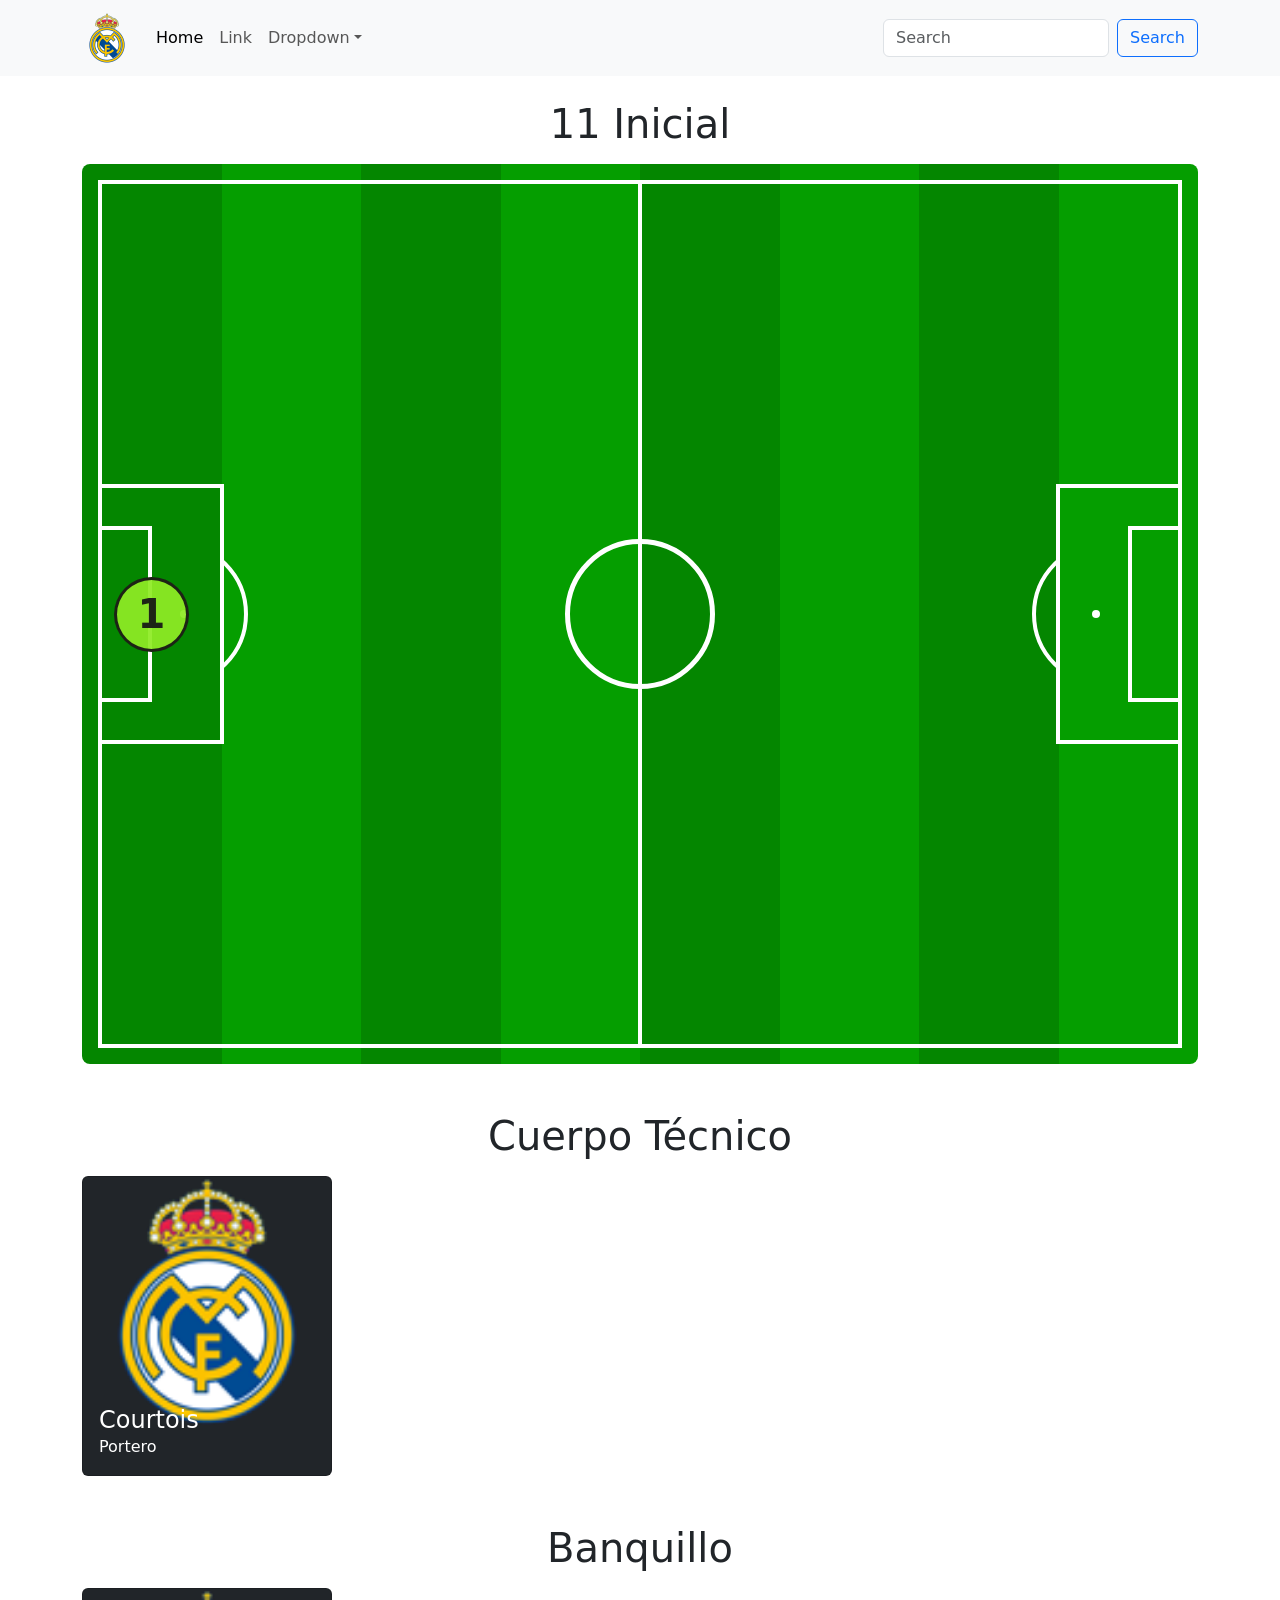
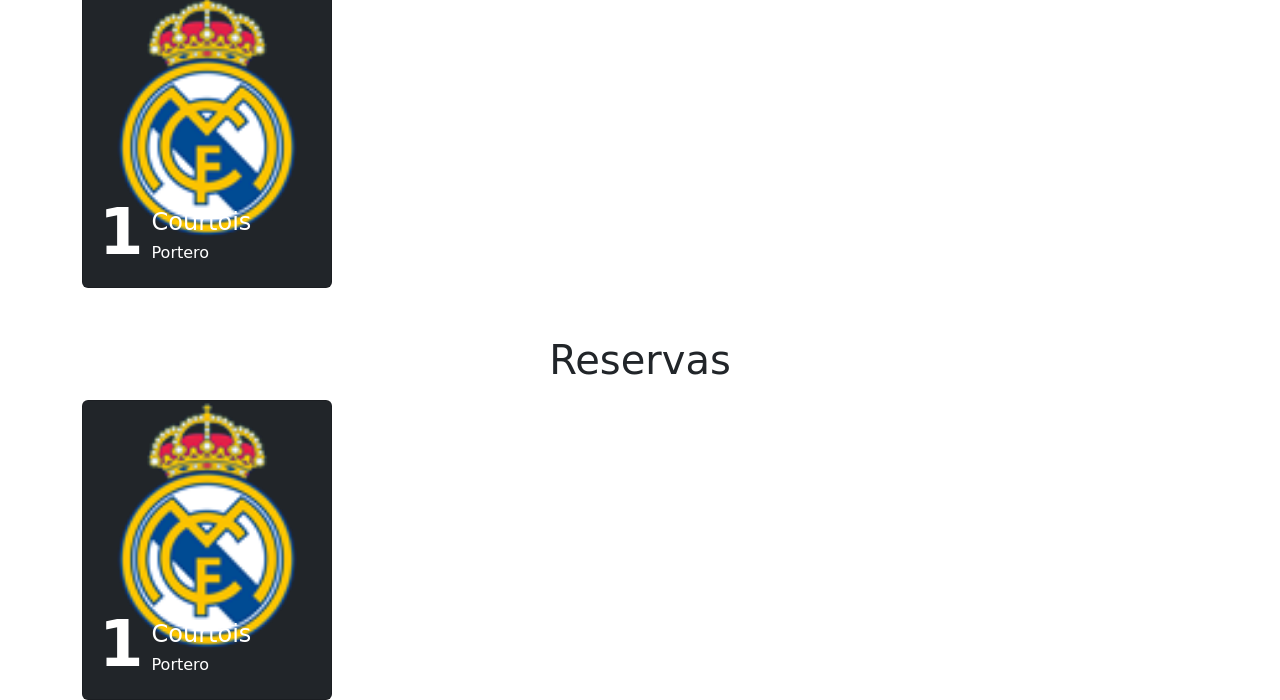
<file: XSL/RealMadrid/index.html>
<!doctype html>
<html lang="es">

<head>
    <title>Real Madrid</title>
    <!-- Required meta tags -->
    <meta charset="utf-8" />
    <meta name="viewport" content="width=device-width, initial-scale=1, shrink-to-fit=no" />

    <!-- Bootstrap CSS v5.2.1 -->
    <link href="https://cdn.jsdelivr.net/npm/bootstrap@5.3.2/dist/css/bootstrap.min.css" rel="stylesheet"
        integrity="sha384-T3c6CoIi6uLrA9TneNEoa7RxnatzjcDSCmG1MXxSR1GAsXEV/Dwwykc2MPK8M2HN" crossorigin="anonymous" />

    <!-- Custom CSS -->
    <link rel="stylesheet" href="css/style.css" />
    <link rel="stylesheet" href="css/football.css" />
</head>

<body>
    <header>
        <nav class="navbar navbar-expand-sm navbar-light bg-light">
            <div class="container">
                <a class="navbar-brand" href="#">
                    <img src="img/logo.png" alt="logo" style="height: 50px;">
                </a>
                <button class="navbar-toggler d-lg-none" type="button" data-bs-toggle="collapse"
                    data-bs-target="#collapsibleNavId" aria-controls="collapsibleNavId" aria-expanded="false"
                    aria-label="Toggle navigation">
                    <span class="navbar-toggler-icon"></span>
                </button>
                <div class="collapse navbar-collapse" id="collapsibleNavId">
                    <ul class="navbar-nav me-auto mt-2 mt-lg-0">
                        <li class="nav-item">
                            <a class="nav-link active" href="#" aria-current="page">Home
                                <span class="visually-hidden">(current)</span></a>
                        </li>
                        <li class="nav-item">
                            <a class="nav-link" href="#">Link</a>
                        </li>
                        <li class="nav-item dropdown">
                            <a class="nav-link dropdown-toggle" href="#" id="dropdownId" data-bs-toggle="dropdown"
                                aria-haspopup="true" aria-expanded="false">Dropdown</a>
                            <div class="dropdown-menu" aria-labelledby="dropdownId">
                                <a class="dropdown-item" href="#">Action 1</a>
                                <a class="dropdown-item" href="#">Action 2</a>
                            </div>
                        </li>
                    </ul>
                    <form class="d-flex my-2 my-lg-0">
                        <input class="form-control me-sm-2" type="text" placeholder="Search" />
                        <button class="btn btn-outline-primary my-2 my-sm-0" type="submit">
                            Search
                        </button>
                    </form>
                </div>
            </div>
        </nav>

    </header>
    <main>
        <section class="container mt-4">
            <h1 class="text-center text-dark">11 Inicial</h1>
            <div id="footballField" class="vh-100 mt-3 d-flex position-relative">
                <div class="bg-c1 h-100 w-12 rounded-start-3"></div>
                <div class="bg-c2 h-100 w-12"></div>
                <div class="bg-c1 h-100 w-12"></div>
                <div class="bg-c2 h-100 w-12"></div>
                <div class="bg-c1 h-100 w-12"></div>
                <div class="bg-c2 h-100 w-12"></div>
                <div class="bg-c1 h-100 w-12"></div>
                <div class="bg-c2 h-100 w-12 rounded-end-3"></div>
                <div id="lines" class="position-absolute p-3 h-100 w-100">
                    <div class="inner">
                        <div class="middle-line"></div>
                        <div class="middle-circle"></div>
                        <div class="bow is-left"></div>
                        <div class="bow is-right"></div>
                        <div class="penalty-area is-right"></div>
                        <div class="penalty-area is-left"></div>
                        <div class="goal is-right">
                            <div class="penalty"></div>
                        </div>
                        <div class="goal is-left">
                            <div class="penalty"></div>
                        </div>
                    </div>
                </div>
                <div id="players" class="position-absolute p-3 h-100 w-100 d-flex">
                    <div id="portero" class="w-25 h-100 d-flex align-items-center justify-content-start px-3">
                        <div class="playerCard d-flex flex-column align-items-center justify-content-center">
                            <div class="player d-flex align-items-center justify-content-center">
                                <a class="m-0 p-0 display-6 text-decoration-none fw-bold">1</a>
                            </div>
                            <div class="playerName">
                                <a>Courtois</a>
                            </div>
                        </div>
                    </div>
                    <div id="defensas" class="w-25 h-100 d-flex flex-column align-items-start justify-content-around">

                    </div>
                    <div id="mediocentros"
                        class="w-25 h-100 d-flex flex-column align-items-start justify-content-around">

                    </div>
                    <div id="delanteros" class="w-25 h-100 d-flex flex-column align-items-start justify-content-around">

                    </div>
                </div>
            </div>
        </section>
        <section class="container mt-5">
            <h1 class="text-center text-dark">Cuerpo Técnico</h1>
            <div class="mt-3">
                <div class="card bg-dark text-white" style="height: 300px; width: 250px;">
                    <img class="card-img" src="img/logo.png" alt="Title"/>
                    <div class="card-img-overlay d-flex align-items-end">
                        <div class="d-flex align-items-center">
                            <div>
                                <h4 class="card-title p-0 m-0">Courtois</h4>
                                <p class="card-text p-0 m-0">Portero</p>
                            </div>
                        </div>
                    </div>
                </div>
            </div>
        </section>
        <section class="container mt-5">
            <h1 class="text-center text-dark">Banquillo</h1>
            <div class="mt-3">
                <div class="card bg-dark text-white" style="height: 300px; width: 250px;">
                    <img class="card-img" src="img/logo.png" alt="Title"/>
                    <div class="card-img-overlay d-flex align-items-end">
                        <div class="d-flex align-items-center gap-2">
                            <div>
                                <h5 class="display-3 fw-bold p-0 m-0">1</h5>
                            </div>
                            <div>
                                <h4 class="card-title p-0 m-0 pt-2">Courtois</h4>
                                <p class="card-text p-0 m-0 pt-1">Portero</p>
                            </div>
                        </div>
                    </div>
                </div>
            </div>
        </section>
        <section class="container mt-5">
            <h1 class="text-center text-dark">Reservas</h1>
            <div class="mt-3">
                <div class="card bg-dark text-white" style="height: 300px; width: 250px;">
                    <img class="card-img" src="img/logo.png" alt="Title"/>
                    <div class="card-img-overlay d-flex align-items-end">
                        <div class="d-flex align-items-center gap-2">
                            <div>
                                <h5 class="display-3 fw-bold p-0 m-0">1</h5>
                            </div>
                            <div>
                                <h4 class="card-title p-0 m-0 pt-2">Courtois</h4>
                                <p class="card-text p-0 m-0 pt-1">Portero</p>
                            </div>
                        </div>
                    </div>
                </div>
            </div>
        </section>
    </main>
    <footer>
        <!-- place footer here -->
    </footer>
    <!-- Bootstrap JavaScript Libraries -->
    <script src="https://cdn.jsdelivr.net/npm/@popperjs/core@2.11.8/dist/umd/popper.min.js"
        integrity="sha384-I7E8VVD/ismYTF4hNIPjVp/Zjvgyol6VFvRkX/vR+Vc4jQkC+hVqc2pM8ODewa9r"
        crossorigin="anonymous"></script>

    <script src="https://cdn.jsdelivr.net/npm/bootstrap@5.3.2/dist/js/bootstrap.min.js"
        integrity="sha384-BBtl+eGJRgqQAUMxJ7pMwbEyER4l1g+O15P+16Ep7Q9Q+zqX6gSbd85u4mG4QzX+"
        crossorigin="anonymous"></script>
</body>

</html>
</file>
<file: XSL/RealMadrid/css/style.css>
:root {
    --c1: #048600;
    --c2: #059e00;
    --c3: #8feb25ee;
    --c4: #ddcb05;
    --cw: #fff;
    --cw-t: #ffffffee;
    --cb: #151515;
    --cb-t: #151515ee;
}

.bg-c1 {
    background-color: var(--c1);
}

.bg-c2 {
    background-color: var(--c2);
}

.bg-white-50 {
    background-color: #ffffff80;
}

.bg-dark-50 {
    background-color: #15151580;
}
</file>
<file: XSL/RealMadrid/css/football.css>
.w-12 {
    width: 12.5%;
}

.inner {
    border: 4px solid var(--cw);
    width: 100%;
    height: 100%;
    position: relative;
}

.middle-line {
    position: absolute;
    left: calc(50% - 2px);
    width: 4px;
    height: 100%;
    background-color: var(--cw);
    top: 0;
}

.middle-circle {
    width: 150px;
    height: 150px;
    border: 5px solid var(--cw);
    border-radius: 50%;
    position: absolute;
    top: calc(50% - 75px);
    left: calc(50% - 75px);
}

.goal {
    height: 176px;
    width: 50px;
    position: absolute;
    top: calc(50% - 88px);
    border: 4px solid var(--cw);
}

.goal.is-right {
    right: 0;
    border-right: 0px;
}

.goal.is-left {
    left: 0;
    border-left: 0px;
}

.penalty {
    width: 8px;
    height: 8px;
    border-radius: 50%;
    position: absolute;
    background-color: var(--cw);
    top: calc(50% - 4px);
}

.goal.is-right>.penalty {
    left: -40px;
}

.goal.is-left>.penalty {
    right: -40px;
}

.bow {
    width: 146px;
    height: 146px;
    border: 4px solid var(--cw);
    position: absolute;
    border-radius: 56%;
    top: calc(50% - 73px);
}

.bow.is-left {
    left: O;
}

.bow.is-right {
    right: 0;
}

.penalty-area {
    position: absolute;
    height: 260px;
    width: 122px;
    top: calc(50% - 130px);
    border: 4px solid var(--cw);
}

.penalty-area.is-right {
    right: 0;
    border-right: 0;
    background-color: var(--c2);
}

.penalty-area.is-left {
    left: 0;
    border-left: 0;
    background-color: var(--c1);
}

.player {
    width: 75px;
    height: 75px;
    border: 3px solid var(--c4);
    border-radius: 75px;
    background-color: var(--cw-t);
    cursor: pointer;
}

.player a {
    color: var(--cb-t) !important;
}

#portero .player {
    border: 3px solid var(--cb-t);
    background-color: var(--c3);
}

#portero .player a {
    color: var(--cb-t) !important;
}

.playerName {
    margin-top: 10px;
    text-align: center;
    font-size: 12px;
    font-weight: 700;
    text-transform: uppercase;
    color: var(--cb-t);
    letter-spacing: 1px;
    padding: 5px;
    border-radius: 10px;
    background-color: var(--cw-t);
    display: none;
}

#portero .playerName {
    background-color: var(--c3);
}

.playerCard:hover .playerName {
    display: block;
}
</file>
